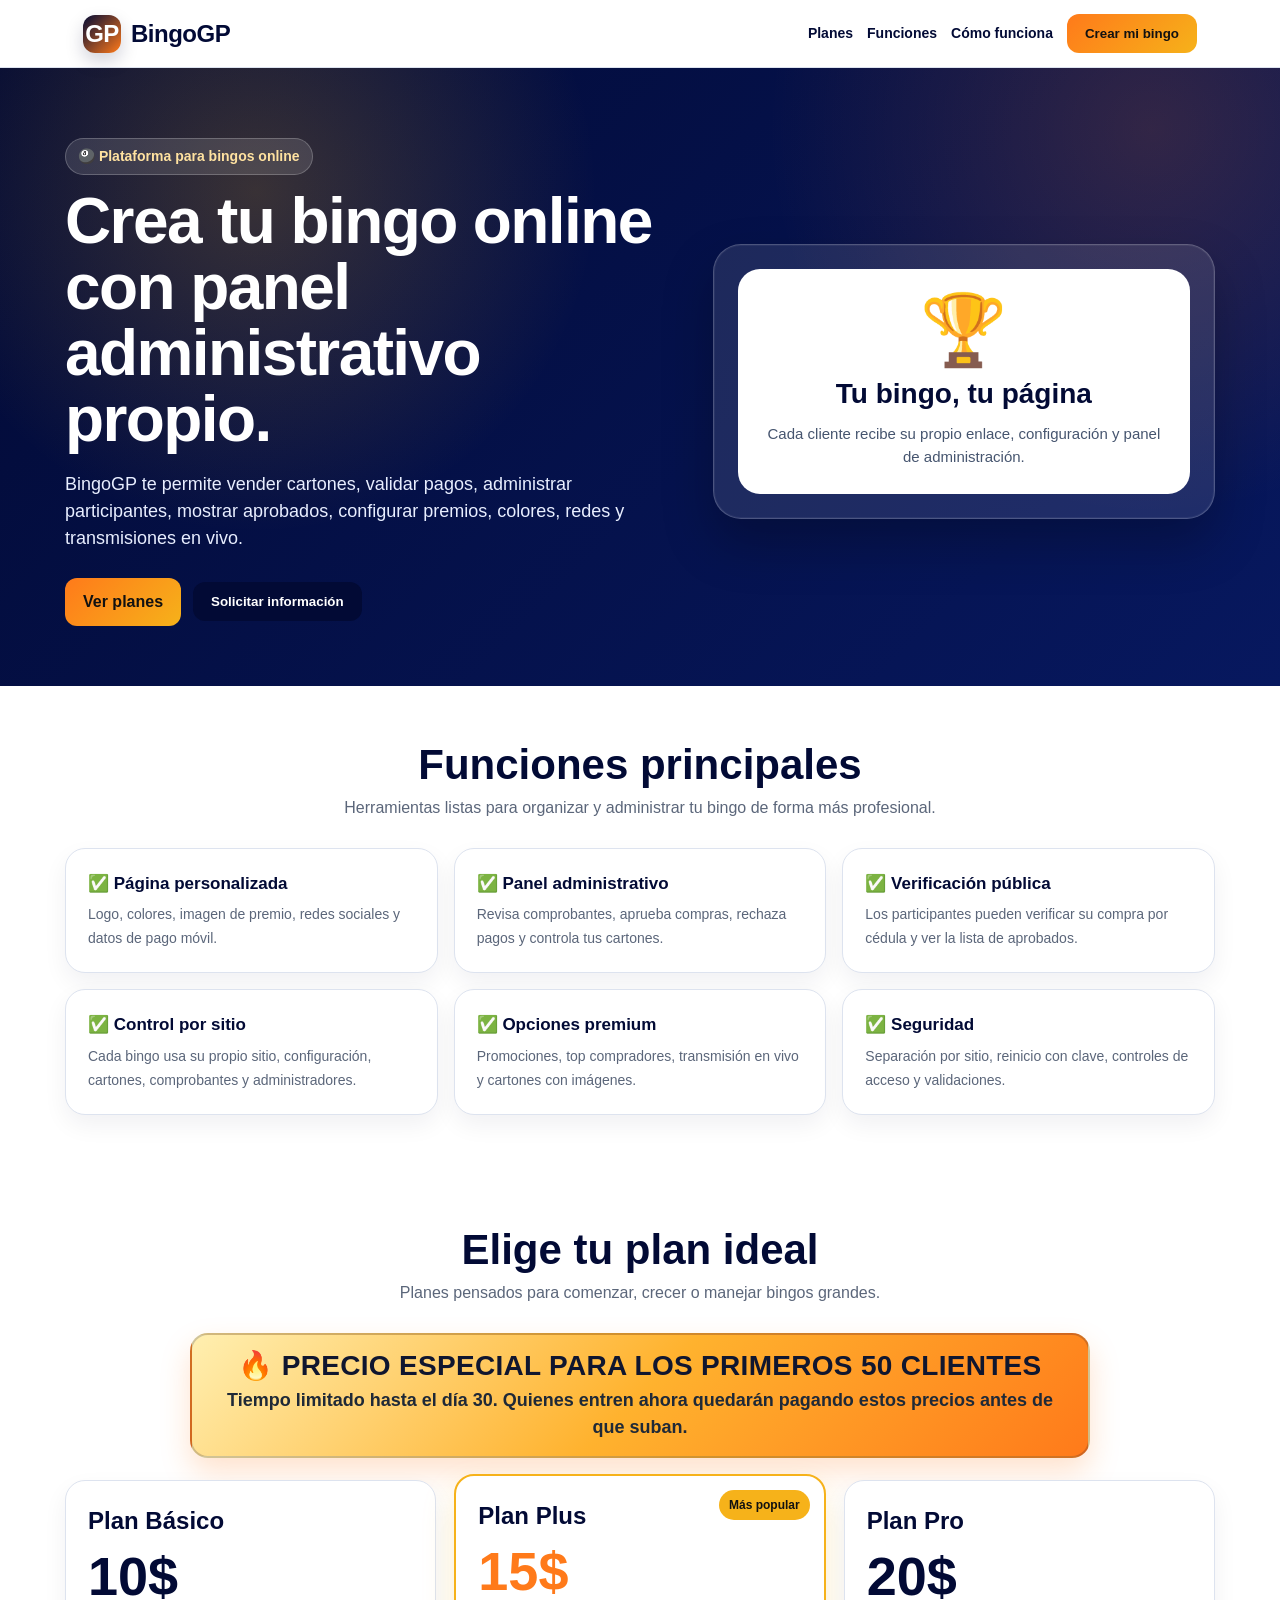
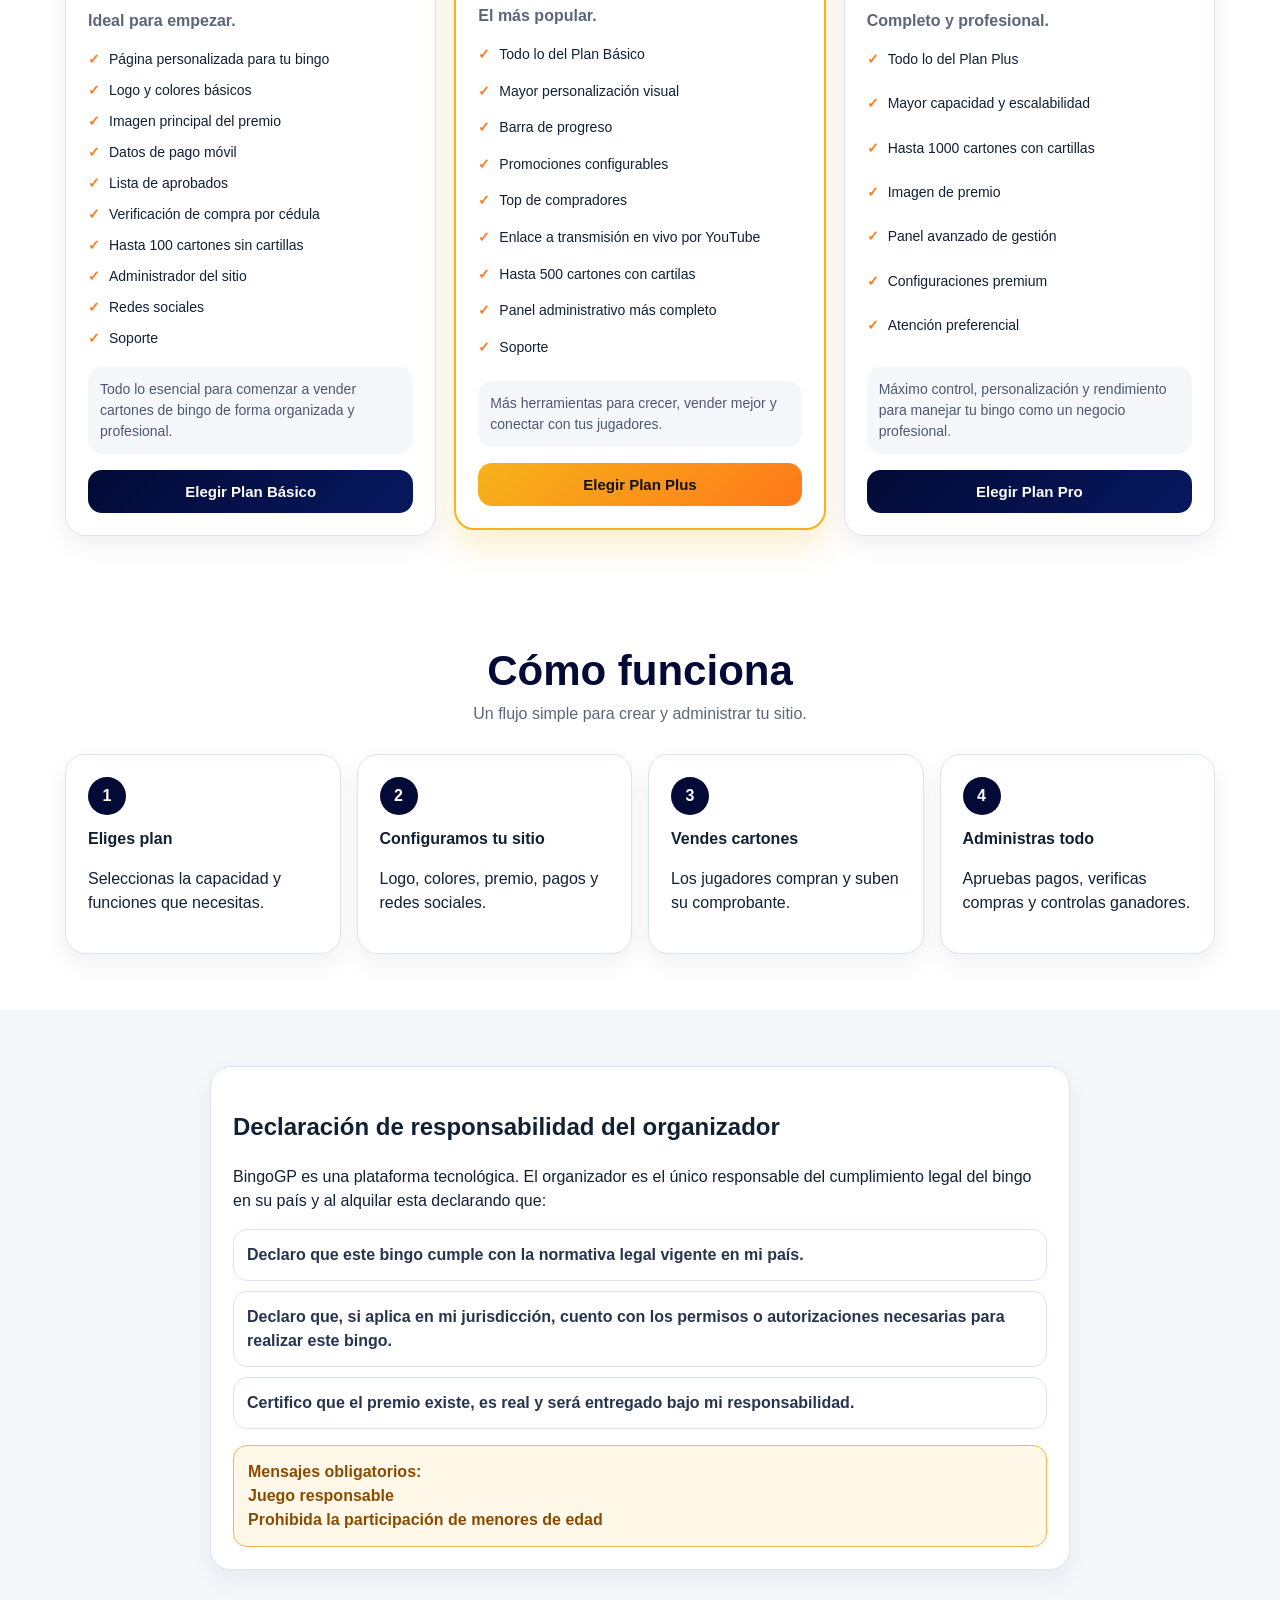
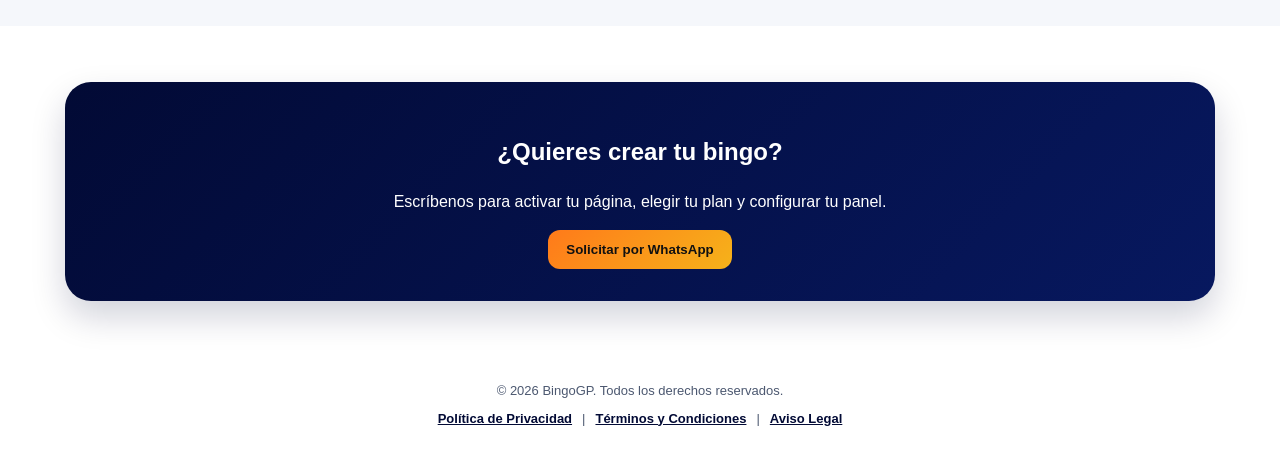
<file: index.html>
<!DOCTYPE html>
<html lang="es">
<head>
  <meta charset="UTF-8">
  <meta name="viewport" content="width=device-width, initial-scale=1.0">
  <title>BingoGP - Plataforma para bingos online</title>
  <meta name="description" content="BingoGP es una plataforma tecnológica para alquilar y administrar bingos online con panel administrativo, verificación de compras, lista de aprobados y opciones premium.">
  <meta name="keywords" content="bingo online, plataforma de bingo, crear bingo, administrar bingo, BingoGP">
  <meta name="author" content="BingoGP">
  <script>
    // Si alguien entra con ?site=cliente desde un link viejo,
    // lo mandamos automáticamente a la página de bingo del cliente.
    (function () {
      const params = new URLSearchParams(window.location.search);
      const site = params.get('site');
      if (site && site.trim()) {
        window.location.replace('bingo.html?site=' + encodeURIComponent(site.trim().toLowerCase()));
      }
    })();
  </script>
  <style>
    :root {
      --azul: #020A35;
      --azul-2: #07185f;
      --dorado: #f6b21a;
      --naranja: #ff7a1a;
      --texto: #122033;
      --gris: #f5f7fb;
      --borde: #dde3ef;
      --blanco: #ffffff;
    }

    * {
      box-sizing: border-box;
    }

    body {
      margin: 0;
      font-family: Arial, Helvetica, sans-serif;
      background: #ffffff;
      color: var(--texto);
      line-height: 1.5;
    }

    a {
      color: inherit;
    }

    .topbar {
      position: sticky;
      top: 0;
      z-index: 50;
      background: rgba(255, 255, 255, 0.95);
      backdrop-filter: blur(10px);
      border-bottom: 1px solid var(--borde);
    }

    .topbar-inner {
      max-width: 1150px;
      margin: 0 auto;
      padding: 14px 18px;
      display: flex;
      justify-content: space-between;
      align-items: center;
      gap: 16px;
    }

    .brand {
      display: flex;
      align-items: center;
      gap: 10px;
      font-weight: 900;
      font-size: 24px;
      color: var(--azul);
      text-decoration: none;
      letter-spacing: -0.5px;
    }

    .brand-mark {
      width: 38px;
      height: 38px;
      border-radius: 12px;
      background: linear-gradient(135deg, var(--azul), var(--naranja));
      display: grid;
      place-items: center;
      color: white;
      font-weight: 900;
      box-shadow: 0 8px 18px rgba(2, 10, 53, 0.18);
    }

    .nav {
      display: flex;
      align-items: center;
      gap: 14px;
      font-size: 14px;
      font-weight: 700;
    }

    .nav a {
      text-decoration: none;
      color: var(--azul);
    }

    .btn {
      border: 0;
      text-decoration: none;
      cursor: pointer;
      font-family: inherit;
      display: inline-flex;
      align-items: center;
      justify-content: center;
      gap: 8px;
      border: 0;
      border-radius: 12px;
      padding: 12px 18px;
      font-weight: 900;
      text-decoration: none;
      cursor: pointer;
      transition: transform .15s ease, box-shadow .15s ease;
    }

    .btn:hover {
      transform: translateY(-1px);
      box-shadow: 0 10px 22px rgba(0,0,0,.14);
    }

    .btn-primary {
      background: linear-gradient(135deg, var(--naranja), var(--dorado));
      color: #111;
    }

    .btn-dark {
      background: var(--azul);
      color: white;
    }

    .hero {
      background:
        radial-gradient(circle at 20% 20%, rgba(246,178,26,.22), transparent 30%),
        radial-gradient(circle at 90% 10%, rgba(255,122,26,.18), transparent 30%),
        linear-gradient(135deg, var(--azul), var(--azul-2));
      color: white;
      padding: 70px 18px 60px;
      overflow: hidden;
    }

    .hero-inner {
      max-width: 1150px;
      margin: 0 auto;
      display: grid;
      grid-template-columns: 1.1fr .9fr;
      gap: 34px;
      align-items: center;
    }

    .eyebrow {
      display: inline-flex;
      background: rgba(255,255,255,.12);
      border: 1px solid rgba(255,255,255,.22);
      padding: 7px 12px;
      border-radius: 999px;
      color: #ffe2a0;
      font-weight: 800;
      margin-bottom: 14px;
      font-size: 14px;
    }

    h1 {
      margin: 0;
      font-size: clamp(38px, 5vw, 66px);
      line-height: 1.03;
      letter-spacing: -1.6px;
    }

    .hero p {
      font-size: 18px;
      color: #e8eeff;
      max-width: 650px;
      margin: 18px 0 26px;
    }

    .hero-actions {
      display: flex;
      flex-wrap: wrap;
      gap: 12px;
      align-items: center;
    }

    .hero-card {
      background: rgba(255,255,255,.1);
      border: 1px solid rgba(255,255,255,.2);
      border-radius: 28px;
      padding: 24px;
      box-shadow: inset 0 0 0 1px rgba(255,255,255,.05), 0 24px 50px rgba(0,0,0,.25);
    }

    .hero-card-main {
      background: white;
      color: var(--azul);
      border-radius: 22px;
      padding: 26px;
      text-align: center;
    }

    .hero-card-main .icon {
      font-size: 70px;
      line-height: 1;
      margin-bottom: 8px;
    }

    .hero-card-main h2 {
      margin: 0 0 8px;
      font-size: 28px;
    }

    .hero-card-main p {
      color: #46556f;
      margin: 0;
      font-size: 15px;
    }

    .section {
      padding: 56px 18px;
    }

    .container {
      max-width: 1150px;
      margin: 0 auto;
    }

    .section-title {
      text-align: center;
      margin: 0 auto 28px;
      max-width: 720px;
    }

    .section-title h2 {
      margin: 0 0 8px;
      font-size: clamp(28px, 4vw, 42px);
      color: var(--azul);
      line-height: 1.1;
    }

    .section-title p {
      margin: 0;
      color: #5b667a;
    }


    .oferta-limitada {
      max-width: 900px;
      margin: 0 auto 22px;
      padding: 15px 18px;
      border-radius: 18px;
      text-align: center;
      background: linear-gradient(135deg, #ffefb0, #ffb22e, #ff7a1a);
      color: #10162f;
      border: 2px solid rgba(2, 10, 53, .18);
      box-shadow: 0 14px 30px rgba(255, 122, 26, .22);
      font-weight: 900;
      animation: parpadeoOferta 1.15s ease-in-out infinite;
    }

    .oferta-limitada .oferta-titulo {
      display: block;
      font-size: clamp(18px, 3vw, 28px);
      line-height: 1.15;
      text-transform: uppercase;
      letter-spacing: .3px;
    }

    .oferta-limitada .oferta-texto {
      display: block;
      margin-top: 5px;
      font-size: clamp(14px, 2vw, 18px);
      color: #1f2937;
      font-weight: 800;
    }

    @keyframes parpadeoOferta {
      0%, 100% {
        transform: scale(1);
        filter: brightness(1);
      }
      50% {
        transform: scale(1.025);
        filter: brightness(1.14);
      }
    }

    .features {
      display: grid;
      grid-template-columns: repeat(3, 1fr);
      gap: 16px;
    }

    .feature-card,
    .plan-card,
    .legal-card,
    .step-card {
      background: white;
      border: 1px solid var(--borde);
      border-radius: 20px;
      padding: 22px;
      box-shadow: 0 10px 24px rgba(2,10,53,.06);
    }

    .feature-card strong {
      display: block;
      color: var(--azul);
      margin-bottom: 6px;
      font-size: 17px;
    }

    .feature-card span {
      color: #5b667a;
      font-size: 14px;
    }

    .plans {
      display: grid;
      grid-template-columns: repeat(3, 1fr);
      gap: 18px;
      align-items: stretch;
    }

    .plan-card {
      position: relative;
      overflow: hidden;
      display: flex;
      flex-direction: column;
      min-height: 100%;
    }

    .plan-card.plus {
      border: 2px solid var(--dorado);
      transform: translateY(-6px);
      box-shadow: 0 16px 32px rgba(246,178,26,.22);
    }

    .badge {
      position: absolute;
      top: 14px;
      right: 14px;
      background: var(--dorado);
      color: #111;
      border-radius: 999px;
      padding: 6px 10px;
      font-size: 12px;
      font-weight: 900;
    }

    .plan-name {
      font-size: 24px;
      font-weight: 900;
      color: var(--azul);
      margin: 0;
    }

    .price {
      font-size: 54px;
      line-height: 1;
      font-weight: 900;
      color: var(--azul);
      margin: 10px 0 6px;
    }

    .plus .price {
      color: var(--naranja);
    }

    .plan-subtitle {
      color: #5b667a;
      font-weight: 700;
      margin-bottom: 16px;
    }

    .plan-card ul {
      list-style: none;
      padding: 0;
      margin: 0 0 18px;
      display: grid;
      gap: 10px;
      flex: 1;
    }

    .plan-card li {
      display: flex;
      gap: 9px;
      align-items: flex-start;
      font-size: 14px;
    }

    .check {
      color: var(--naranja);
      font-weight: 900;
      flex: 0 0 auto;
    }

    .plan-desc {
      background: var(--gris);
      border-radius: 14px;
      padding: 12px;
      color: #4c5870;
      font-size: 14px;
      margin-top: auto;
    }

    .plan-card {
      cursor: pointer;
      transition: transform .18s ease, box-shadow .18s ease, border-color .18s ease;
    }

    .plan-card:hover {
      transform: translateY(-5px);
      box-shadow: 0 18px 34px rgba(2,10,53,.12);
      border-color: rgba(255,122,26,.45);
    }

    .plan-card.plus:hover {
      transform: translateY(-10px);
    }

    .plan-cta {
      width: 100%;
      margin-top: 16px;
      border: 0;
      border-radius: 14px;
      padding: 13px 14px;
      background: linear-gradient(135deg, var(--azul), var(--azul-2));
      color: white;
      font-size: 15px;
      font-weight: 900;
      cursor: pointer;
    }

    .plus .plan-cta {
      background: linear-gradient(135deg, var(--dorado), var(--naranja));
      color: #111;
    }

    .legal-list {
      display: grid;
      gap: 10px;
      margin-top: 16px;
      padding: 0;
      list-style: none;
    }

    .legal-list li {
      background: white;
      border: 1px solid var(--borde);
      padding: 13px;
      border-radius: 14px;
      font-weight: 700;
      color: #27344d;
    }

    .form-plan {
      display: grid;
      gap: 14px;
      margin-top: 14px;
    }

    .form-plan label {
      display: grid;
      gap: 6px;
      color: var(--azul);
      font-weight: 900;
      font-size: 14px;
    }

    .form-plan input {
      width: 100%;
      border: 1px solid var(--borde);
      border-radius: 13px;
      padding: 13px 14px;
      font-size: 15px;
      outline: none;
    }

    .form-plan input:focus {
      border-color: var(--naranja);
      box-shadow: 0 0 0 3px rgba(255,122,26,.15);
    }

    .form-plan input[readonly] {
      background: #f5f7fb;
      color: #4c5870;
      cursor: not-allowed;
    }

    .form-actions {
      display: flex;
      gap: 10px;
      flex-wrap: wrap;
      margin-top: 8px;
    }

    .form-actions .btn {
      border: 0;
      cursor: pointer;
    }

    .steps {
      display: grid;
      grid-template-columns: repeat(4, 1fr);
      gap: 16px;
    }

    .step-num {
      width: 38px;
      height: 38px;
      border-radius: 50%;
      background: var(--azul);
      color: white;
      display: grid;
      place-items: center;
      font-weight: 900;
      margin-bottom: 12px;
    }

    .legal-section {
      background: var(--gris);
    }

    .legal-card {
      max-width: 860px;
      margin: 0 auto;
    }

    .legal-checks {
      display: grid;
      gap: 10px;
      margin-top: 16px;
    }

    .legal-checks label {
      display: flex;
      gap: 10px;
      align-items: flex-start;
      background: white;
      border: 1px solid var(--borde);
      padding: 13px;
      border-radius: 14px;
      font-weight: 700;
    }

    .warning {
      margin-top: 16px;
      border: 1px solid #f2b84b;
      background: #fff8e8;
      color: #8a4b00;
      padding: 14px;
      border-radius: 14px;
      font-weight: 700;
    }

    .contact-box {
      text-align: center;
      background: linear-gradient(135deg, var(--azul), var(--azul-2));
      color: white;
      border-radius: 26px;
      padding: 32px 18px;
      box-shadow: 0 16px 34px rgba(2,10,53,.18);
    }

    .footer {
      text-align: center;
      padding: 24px 18px 34px;
      color: #4c5870;
      font-size: 13px;
    }

    .footer-links {
      display: flex;
      justify-content: center;
      gap: 10px;
      flex-wrap: wrap;
      margin-top: 8px;
    }

    .footer-links button {
      all: unset;
      color: var(--azul);
      font-weight: 800;
      text-decoration: underline;
      cursor: pointer;
    }

    .modal {
      position: fixed;
      inset: 0;
      background: rgba(0,0,0,.55);
      display: none;
      align-items: center;
      justify-content: center;
      padding: 16px;
      z-index: 100;
    }

    .modal.activo {
      display: flex;
    }

    .modal-box {
      width: min(900px, 96vw);
      max-height: 86vh;
      overflow: auto;
      background: white;
      border-radius: 20px;
      padding: 24px;
      box-shadow: 0 24px 70px rgba(0,0,0,.3);
    }

    .modal-box h2 {
      margin-top: 0;
      color: var(--azul);
    }

    .modal-close {
      float: right;
      background: var(--azul);
      color: white;
      border: 0;
      border-radius: 10px;
      padding: 8px 12px;
      cursor: pointer;
      font-weight: 900;
    }

    @media (max-width: 900px) {
      .hero-inner,
      .features,
      .plans,
      .steps {
        grid-template-columns: 1fr;
      }

      .plan-card.plus {
        transform: none;
      }

      .nav {
        display: none;
      }
    }
  </style>
</head>
<body>
  <header class="topbar">
    <div class="topbar-inner">
      <a class="brand" href="index.html" aria-label="BingoGP inicio">
        <span class="brand-mark">GP</span>
        <span>BingoGP</span>
      </a>
      <nav class="nav">
        <a href="#planes">Planes</a>
        <a href="#funciones">Funciones</a>
        <a href="#como-funciona">Cómo funciona</a>
        <button type="button" class="btn btn-primary" onclick="abrirFormularioPlan('Plan por definir')">Crear mi bingo</button>
      </nav>
    </div>
  </header>

  <main>
    <section class="hero">
      <div class="hero-inner">
        <div>
          <span class="eyebrow">🎱 Plataforma para bingos online</span>
          <h1>Crea tu bingo online con panel administrativo propio.</h1>
          <p>
            BingoGP te permite vender cartones, validar pagos, administrar participantes,
            mostrar aprobados, configurar premios, colores, redes y transmisiones en vivo.
          </p>
          <div class="hero-actions">
            <a href="#planes" class="btn btn-primary">Ver planes</a>
            <button type="button" class="btn btn-dark" onclick="abrirFormularioPlan('Plan por definir')">Solicitar información</button>
          </div>
        </div>
        <div class="hero-card">
          <div class="hero-card-main">
            <div class="icon">🏆</div>
            <h2>Tu bingo, tu página</h2>
            <p>
              Cada cliente recibe su propio enlace, configuración y panel de administración.
            </p>
          </div>
        </div>
      </div>
    </section>

    <section class="section" id="funciones">
      <div class="container">
        <div class="section-title">
          <h2>Funciones principales</h2>
          <p>Herramientas listas para organizar y administrar tu bingo de forma más profesional.</p>
        </div>
        <div class="features">
          <div class="feature-card"><strong>✅ Página personalizada</strong><span>Logo, colores, imagen de premio, redes sociales y datos de pago móvil.</span></div>
          <div class="feature-card"><strong>✅ Panel administrativo</strong><span>Revisa comprobantes, aprueba compras, rechaza pagos y controla tus cartones.</span></div>
          <div class="feature-card"><strong>✅ Verificación pública</strong><span>Los participantes pueden verificar su compra por cédula y ver la lista de aprobados.</span></div>
          <div class="feature-card"><strong>✅ Control por sitio</strong><span>Cada bingo usa su propio sitio, configuración, cartones, comprobantes y administradores.</span></div>
          <div class="feature-card"><strong>✅ Opciones premium</strong><span>Promociones, top compradores, transmisión en vivo y cartones con imágenes.</span></div>
          <div class="feature-card"><strong>✅ Seguridad</strong><span>Separación por sitio, reinicio con clave, controles de acceso y validaciones.</span></div>
        </div>
      </div>
    </section>

    <section class="section" id="planes">
      <div class="container">
        <div class="section-title">
          <h2>Elige tu plan ideal</h2>
          <p>Planes pensados para comenzar, crecer o manejar bingos grandes.</p>
        </div>


        <div class="oferta-limitada" role="note" aria-label="Oferta por tiempo limitado">
          <span class="oferta-titulo">🔥 Precio especial para los primeros 50 clientes</span>
          <span class="oferta-texto">Tiempo limitado hasta el día 30. Quienes entren ahora quedarán pagando estos precios antes de que suban.</span>
        </div>

        <div class="plans">
          <article class="plan-card" onclick="abrirFormularioPlan('Plan Básico - 10$')" role="button" tabindex="0">
            <h3 class="plan-name">Plan Básico</h3>
            <div class="price">10$</div>
            <div class="plan-subtitle">Ideal para empezar.</div>
            <ul>
              <li><span class="check">✓</span> Página personalizada para tu bingo</li>
              <li><span class="check">✓</span> Logo y colores básicos</li>
              <li><span class="check">✓</span> Imagen principal del premio</li>
              <li><span class="check">✓</span> Datos de pago móvil</li>
              <li><span class="check">✓</span> Lista de aprobados</li>
              <li><span class="check">✓</span> Verificación de compra por cédula</li>
              <li><span class="check">✓</span> Hasta 100 cartones sin cartillas</li>
              <li><span class="check">✓</span> Administrador del sitio</li>
              <li><span class="check">✓</span> Redes sociales</li>
              <li><span class="check">✓</span> Soporte</li>
            </ul>
            <div class="plan-desc">Todo lo esencial para comenzar a vender cartones de bingo de forma organizada y profesional.</div>
            <button class="plan-cta" type="button">Elegir Plan Básico</button>
          </article>

          <article class="plan-card plus" onclick="abrirFormularioPlan('Plan Plus - 15$')" role="button" tabindex="0">
            <span class="badge">Más popular</span>
            <h3 class="plan-name">Plan Plus</h3>
            <div class="price">15$</div>
            <div class="plan-subtitle">El más popular.</div>
            <ul>
              <li><span class="check">✓</span> Todo lo del Plan Básico</li>
              <li><span class="check">✓</span> Mayor personalización visual</li>
              <li><span class="check">✓</span> Barra de progreso</li>
              <li><span class="check">✓</span> Promociones configurables</li>
              <li><span class="check">✓</span> Top de compradores</li>
              <li><span class="check">✓</span> Enlace a transmisión en vivo por YouTube</li>
              <li><span class="check">✓</span> Hasta 500 cartones con cartilas</li>
              <li><span class="check">✓</span> Panel administrativo más completo</li>
              <li><span class="check">✓</span> Soporte</li>
            </ul>
            <div class="plan-desc">Más herramientas para crecer, vender mejor y conectar con tus jugadores.</div>
            <button class="plan-cta" type="button">Elegir Plan Plus</button>
          </article>

          <article class="plan-card" onclick="abrirFormularioPlan('Plan Pro - 20$')" role="button" tabindex="0">
            <h3 class="plan-name">Plan Pro</h3>
            <div class="price">20$</div>
            <div class="plan-subtitle">Completo y profesional.</div>
            <ul>
              <li><span class="check">✓</span> Todo lo del Plan Plus</li>
              <li><span class="check">✓</span> Mayor capacidad y escalabilidad</li>
              <li><span class="check">✓</span> Hasta 1000 cartones con cartillas</li>
              <li><span class="check">✓</span> Imagen de premio</li>
              <li><span class="check">✓</span> Panel avanzado de gestión</li>
              <li><span class="check">✓</span> Configuraciones premium</li>
              <li><span class="check">✓</span> Atención preferencial</li>
            </ul>
            <div class="plan-desc">Máximo control, personalización y rendimiento para manejar tu bingo como un negocio profesional.</div>
            <button class="plan-cta" type="button">Elegir Plan Pro</button>
          </article>
        </div>
      </div>
    </section>

    <section class="section" id="como-funciona">
      <div class="container">
        <div class="section-title">
          <h2>Cómo funciona</h2>
          <p>Un flujo simple para crear y administrar tu sitio.</p>
        </div>
        <div class="steps">
          <div class="step-card"><div class="step-num">1</div><strong>Eliges plan</strong><p>Seleccionas la capacidad y funciones que necesitas.</p></div>
          <div class="step-card"><div class="step-num">2</div><strong>Configuramos tu sitio</strong><p>Logo, colores, premio, pagos y redes sociales.</p></div>
          <div class="step-card"><div class="step-num">3</div><strong>Vendes cartones</strong><p>Los jugadores compran y suben su comprobante.</p></div>
          <div class="step-card"><div class="step-num">4</div><strong>Administras todo</strong><p>Apruebas pagos, verificas compras y controlas ganadores.</p></div>
        </div>
      </div>
    </section>

    <section class="section legal-section">
      <div class="container">
        <div class="legal-card">
          <h2>Declaración de responsabilidad del organizador</h2>
          <p>
            BingoGP es una plataforma tecnológica. El organizador es el único responsable
            del cumplimiento legal del bingo en su país y al alquilar esta declarando que:
          </p>
          <ul class="legal-list">
            <li>Declaro que este bingo cumple con la normativa legal vigente en mi país.</li>
            <li>Declaro que, si aplica en mi jurisdicción, cuento con los permisos o autorizaciones necesarias para realizar este bingo.</li>
            <li>Certifico que el premio existe, es real y será entregado bajo mi responsabilidad.</li>
          </ul>
          <div class="warning">
            Mensajes obligatorios:<br>
            Juego responsable<br>
            Prohibida la participación de menores de edad
          </div>
        </div>
      </div>
    </section>

    <section class="section" id="contacto">
      <div class="container">
        <div class="contact-box">
          <h2>¿Quieres crear tu bingo?</h2>
          <p>Escríbenos para activar tu página, elegir tu plan y configurar tu panel.</p>
          <button class="btn btn-primary" type="button" onclick="abrirFormularioPlan('Plan por definir')">Solicitar por WhatsApp</button>
        </div>
      </div>
    </section>
  </main>

  <footer class="footer">
    <div>© 2026 BingoGP. Todos los derechos reservados.</div>
    <div class="footer-links">
      <button type="button" onclick="abrirModalLegal('privacidad')">Política de Privacidad</button>
      <span>|</span>
      <button type="button" onclick="abrirModalLegal('terminos')">Términos y Condiciones</button>
      <span>|</span>
      <button type="button" onclick="abrirModalLegal('aviso')">Aviso Legal</button>
    </div>
  </footer>



  <div class="modal" id="modalSolicitudPlan">
    <div class="modal-box">
      <button class="modal-close" type="button" onclick="cerrarFormularioPlan()">Cerrar</button>
      <h2>Crear mi bingo</h2>
      <p>Rellena estos datos y se enviarán directo por WhatsApp.</p>

      <form class="form-plan" id="formSolicitudPlan">
        <label>
          Nombre completo
          <input type="text" id="solicitudNombre" placeholder="Ej: Andes perez" required>
        </label>

        <label>
          Número de teléfono
          <input type="tel" id="solicitudTelefono" placeholder="Ej: 0412-0000000" required>
        </label>

        <label>
          Nombre que quieres para tu bingo
          <input type="text" id="solicitudNombreBingo" placeholder="Ej: Bingo La Suerte" required>
        </label>

        <label>
          Plan escogido
          <input type="text" id="solicitudPlan" readonly>
        </label>

        <div class="form-actions">
          <button class="btn btn-primary" type="submit">Enviar por WhatsApp</button>
          <button class="btn btn-dark" type="button" onclick="cerrarFormularioPlan()">Cancelar</button>
        </div>
      </form>
    </div>
  </div>

  <div class="modal" id="modalLegal">
    <div class="modal-box">
      <button class="modal-close" type="button" onclick="cerrarModalLegal()">Cerrar</button>
      <div id="modalLegalContenido"></div>
    </div>
  </div>

  <script>

    const WHATSAPP_BINGOGP = '584145857067';

    function abrirFormularioPlan(plan) {
      const modal = document.getElementById('modalSolicitudPlan');
      const inputPlan = document.getElementById('solicitudPlan');
      if (inputPlan) inputPlan.value = plan || 'Plan por definir';
      modal?.classList.add('activo');
      setTimeout(() => document.getElementById('solicitudNombre')?.focus(), 100);
    }

    function cerrarFormularioPlan() {
      document.getElementById('modalSolicitudPlan')?.classList.remove('activo');
    }

    document.getElementById('modalSolicitudPlan')?.addEventListener('click', function (event) {
      if (event.target === this) cerrarFormularioPlan();
    });

    document.getElementById('formSolicitudPlan')?.addEventListener('submit', function (event) {
      event.preventDefault();

      const nombre = document.getElementById('solicitudNombre')?.value.trim() || '';
      const telefono = document.getElementById('solicitudTelefono')?.value.trim() || '';
      const nombreBingo = document.getElementById('solicitudNombreBingo')?.value.trim() || '';
      const plan = document.getElementById('solicitudPlan')?.value.trim() || 'Plan por definir';

      if (!nombre || !telefono || !nombreBingo) {
        alert('Completa nombre, teléfono y nombre del bingo.');
        return;
      }

      const mensaje = [
        'Hola, quiero crear mi sitio de bingo en BingoGP.',
        '',
        'Nombre: ' + nombre,
        'Teléfono: ' + telefono,
        'Nombre del bingo: ' + nombreBingo,
        'Plan escogido: ' + plan
      ].join('\n');

      const url = 'https://wa.me/' + WHATSAPP_BINGOGP + '?text=' + encodeURIComponent(mensaje);
      window.open(url, '_blank', 'noopener,noreferrer');
    });

    const textosLegales = {
      privacidad: `
        <h2>Política de Privacidad</h2>
        <p><strong>Última actualización:</strong> 20 de marzo de 2026</p>
        <p>BingoGP puede recopilar datos necesarios para el funcionamiento de la plataforma, como información del organizador, participantes, comprobantes, referencias de pago y registros relacionados con la administración del bingo.</p>
        <p>Los datos se usan para registrar participantes, validar compras, administrar cartones, mostrar aprobados, verificar compras y gestionar el servicio.</p>
        <p>Los organizadores son responsables de tratar los datos de sus participantes con confidencialidad y conforme a la normativa aplicable en su jurisdicción.</p>
        <p>BingoGP puede suspender o limitar servicios cuando exista uso indebido, riesgo de seguridad, fraude o incumplimiento de condiciones.</p>
      `,
      terminos: `
        <h2>Términos y Condiciones</h2>
        <p><strong>Última actualización:</strong> 20 de marzo de 2026</p>
        <p>BingoGP es una plataforma tecnológica que proporciona herramientas digitales para crear, gestionar y administrar rifas, sorteos, bingos digitales o actividades similares.</p>
        <p>BingoGP no organiza, promueve, opera ni participa directamente en actividades realizadas por terceros. El organizador es el único responsable del cumplimiento legal, permisos, validación de pagos, entrega de premios y atención de reclamos.</p>
        <p>BingoGP no garantiza la existencia, calidad, disponibilidad o entrega de premios ofrecidos por organizadores.</p>
        <p>El usuario se compromete a no utilizar la plataforma para actividades ilícitas, fraudulentas o no autorizadas.</p>
        <p>BingoGP podrá suspender, limitar o eliminar cuentas, páginas o sitios por incumplimiento, sospecha de fraude, falta de pago o riesgo de seguridad.</p>
      `,
      aviso: `
        <h2>Aviso Legal</h2>
        <p><strong>Última actualización:</strong> 20 de marzo de 2026</p>
        <p>BingoGP es una plataforma tecnológica. No organiza rifas, sorteos, bingos ni actúa como operador de juegos de azar.</p>
        <p>BingoGP proporciona herramientas digitales para que terceros, denominados organizadores, puedan crear, gestionar y administrar bingos digitales o actividades similares de manera independiente.</p>
        <p>Los pagos, comprobantes, referencias bancarias, validación de compras, entrega de premios, publicación de ganadores y atención de reclamos son responsabilidad exclusiva del organizador.</p>
        <p>Todo el contenido propio de la plataforma, incluyendo diseño, código, estructura, marca, textos, imágenes, logotipos y funcionalidades, pertenece a BingoGP o a sus licenciantes.</p>
        <p>En caso de controversia, se aplicarán las leyes del país donde BingoGP tenga su sede legal, salvo disposición legal imperativa en contrario.</p>
      `
    };

    function abrirModalLegal(tipo) {
      const modal = document.getElementById('modalLegal');
      const contenido = document.getElementById('modalLegalContenido');
      contenido.innerHTML = textosLegales[tipo] || '';
      modal.classList.add('activo');
    }

    function cerrarModalLegal() {
      document.getElementById('modalLegal')?.classList.remove('activo');
    }

    document.getElementById('modalLegal')?.addEventListener('click', function (event) {
      if (event.target === this) cerrarModalLegal();
    });

    document.querySelectorAll('.plan-card[role="button"]').forEach(card => {
      card.addEventListener('keydown', function (event) {
        if (event.key === 'Enter' || event.key === ' ') {
          event.preventDefault();
          card.click();
        }
      });
    });

  </script>
</body>
</html>
</file>
